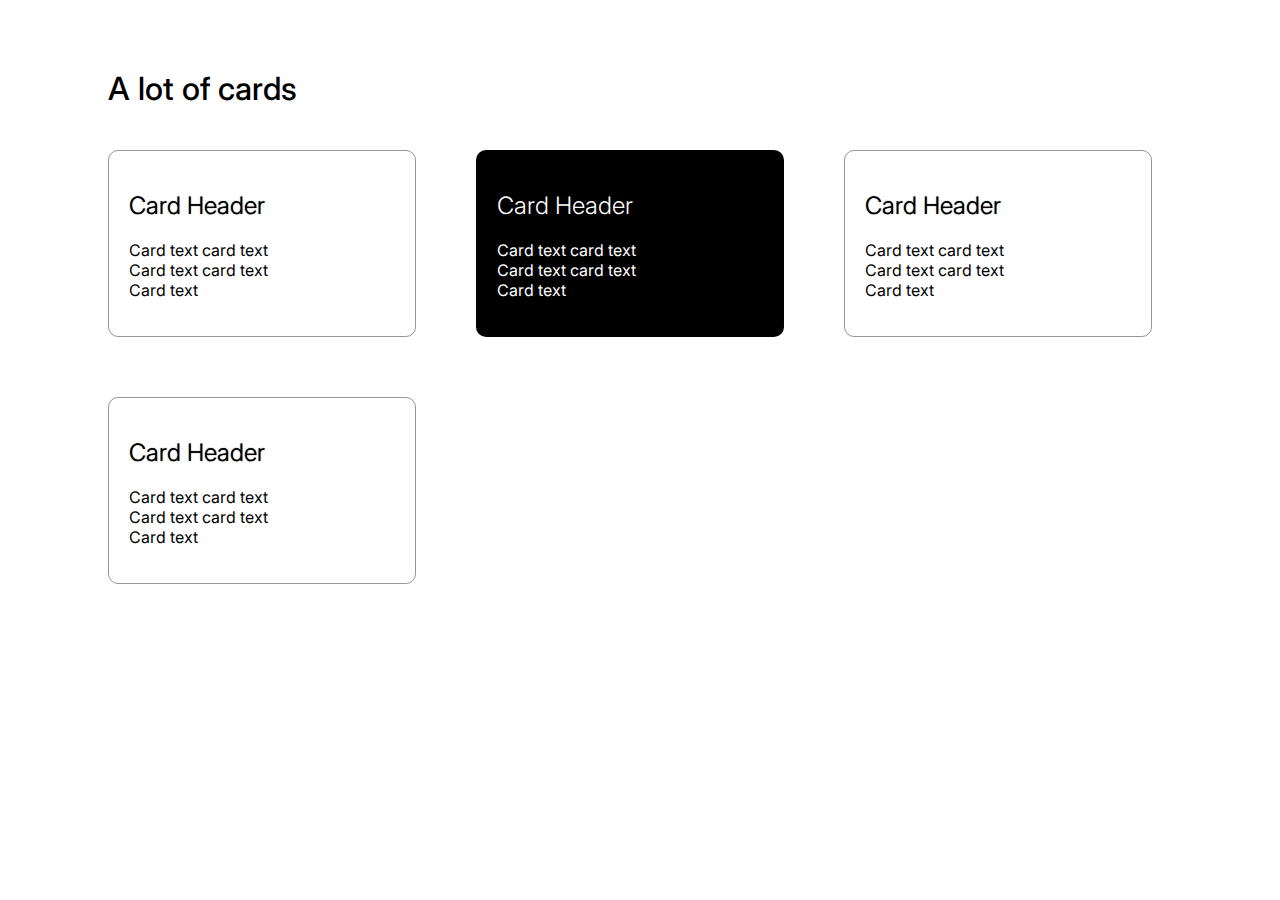
<file: css-layout/index.html>
<!DOCTYPE html>
<head>
    <title>css layout</title>
    <link rel="stylesheet" type="text/css" href="./styles.css" media="screen" />
    <link rel="preconnect" href="https://fonts.googleapis.com">
    <link rel="preconnect" href="https://fonts.gstatic.com" crossorigin>
    <link href="https://fonts.googleapis.com/css2?family=Inter:ital,opsz,wght@0,14..32,100..900;1,14..32,100..900&display=swap" rel="stylesheet">  
</head>

<body>
    <h1>A lot of cards</h1>
    <br>
    <div id="cards-container">
        <div class="card">
            <h2>
                Card Header
            </h2>
            <p>
                Card text card text<br/>
                Card text card text<br/>
                Card text<br/>
            </p>
        </div>

        <div class="card" id="card-2">
            <h2>
                Card Header
            </h2>
            <p>
                Card text card text<br/>
                Card text card text<br/>
                Card text<br/>
            </p>
        </div>

        <div class="card">
            <h2>
                Card Header
            </h2>
            <p>
                Card text card text<br/>
                Card text card text<br/>
                Card text<br/>
            </p>
        </div>

        <div class="card">
            <h2>
                Card Header
            </h2>
            <p>
                Card text card text<br/>
                Card text card text<br/>
                Card text<br/>
            </p>
        </div>
    </div>
</body>

<html>
</file>
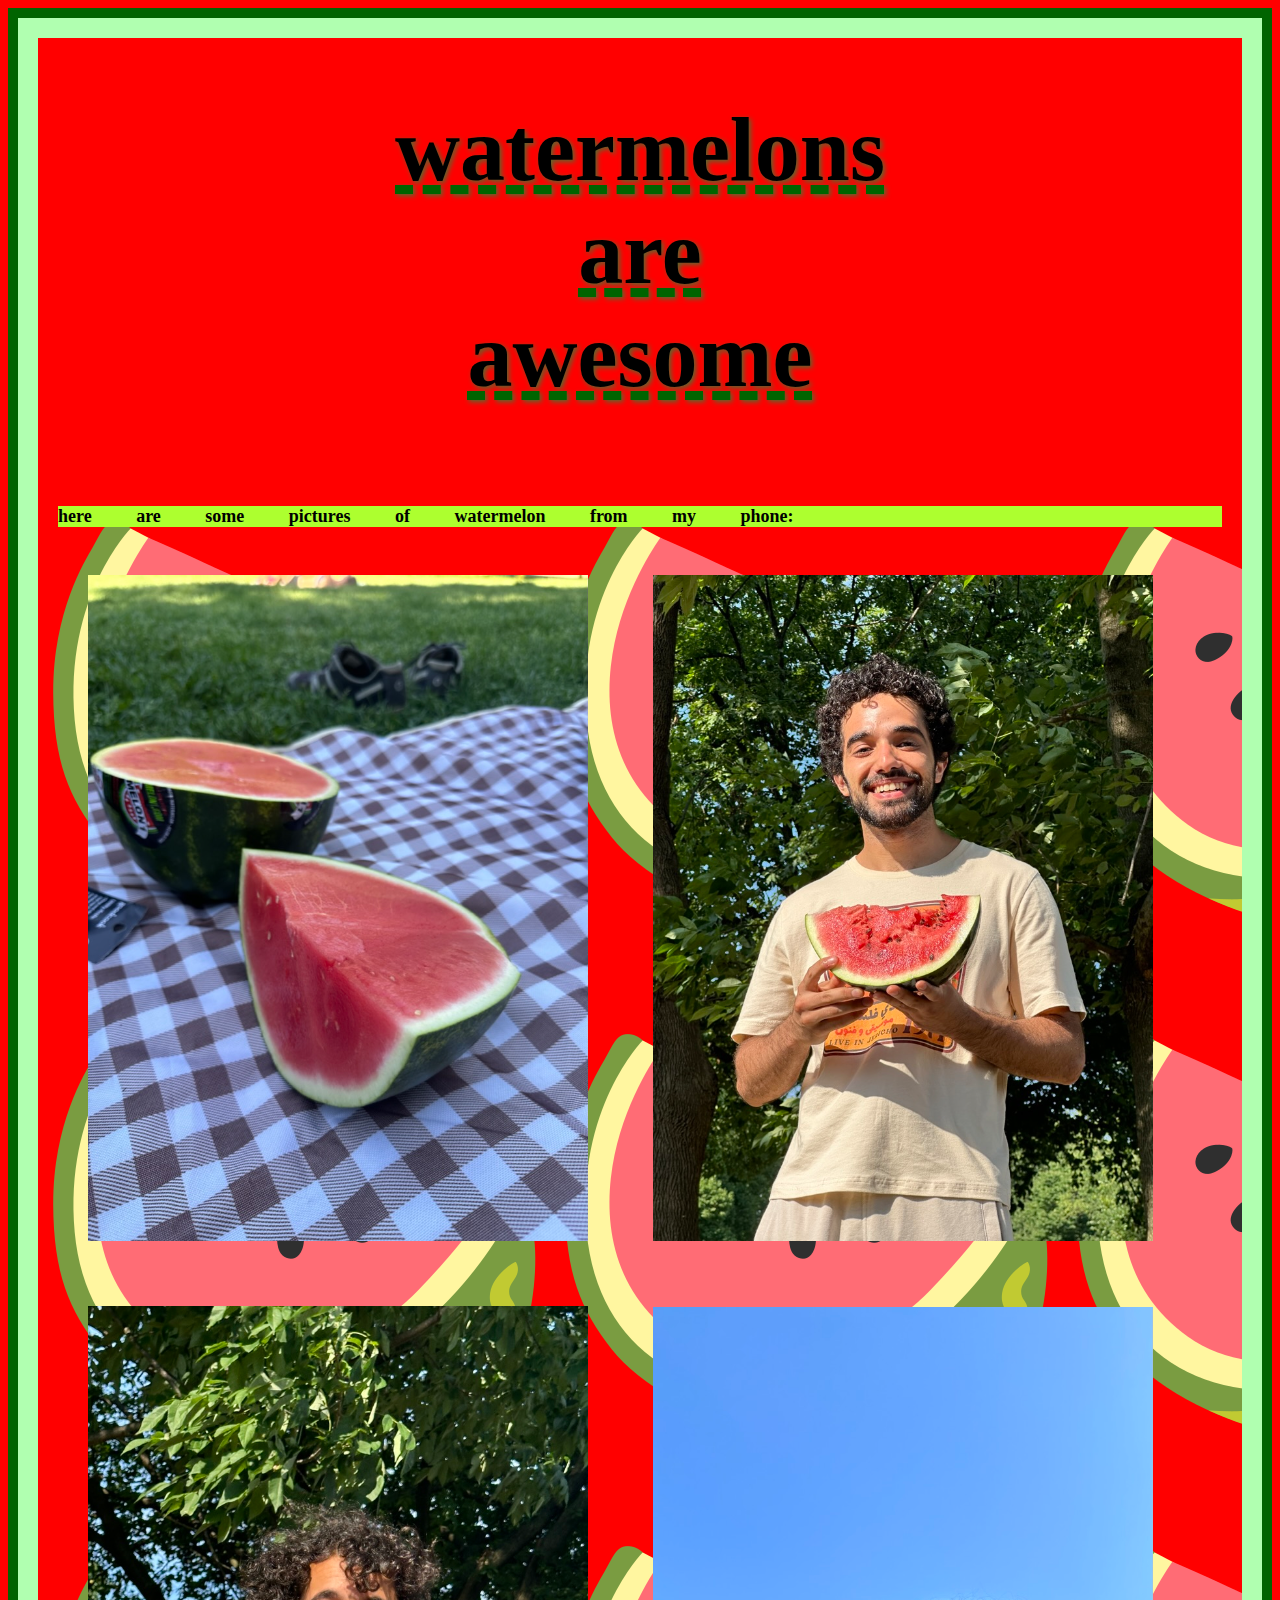
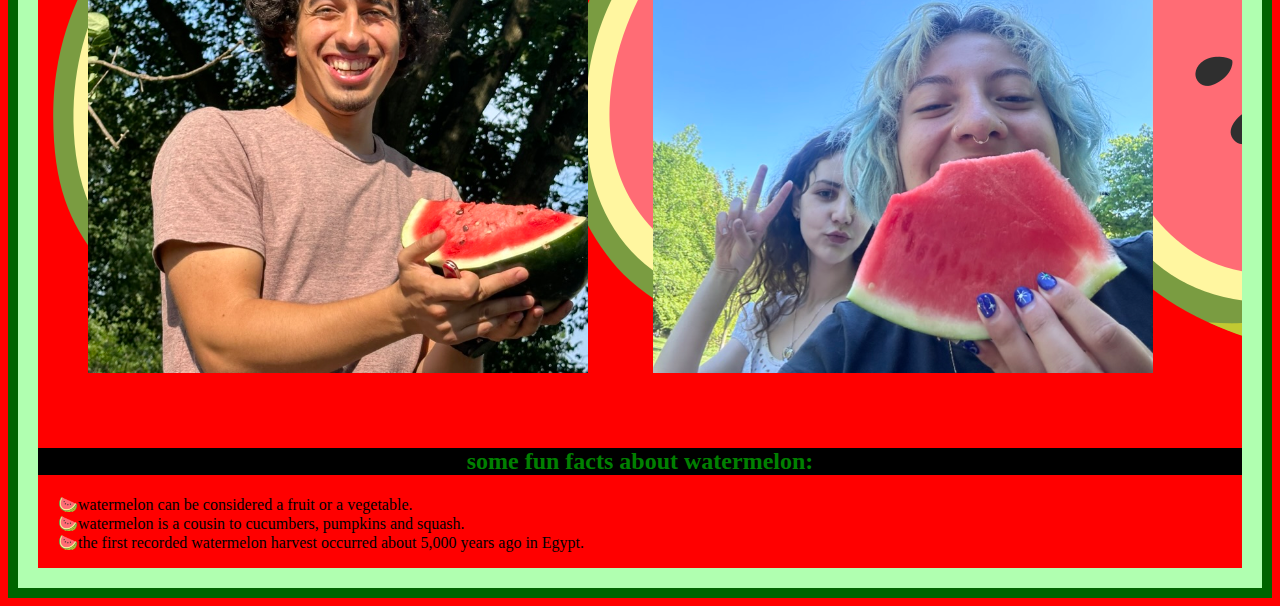
<file: ugly-website/index.html>
<!DOCTYPE html>
<html lang="en">
<head>
    <meta charset="UTF-8">
    <meta name="viewport" content="width=device-width, initial-scale=1.0">
    <title>chaos</title>
    <link rel="stylesheet" href="style.css">
</head>

<body>
    <div id="rind">
        <h1>watermelons
            are
            awesome
        </h1>

        <div id="pics">
            <p>here are some pictures of watermelon from my phone:</p>
            <img src="images/juicy.jpeg"/>
            <img src="images/mo.jpeg"/>
            <img src="images/hasan.jpeg"/>
            <img src="images/park.jpeg"/>
        </div>

        <div>
            <h2>some fun facts about watermelon:</h2>
                <ul id="fun-facts">
                    <li>watermelon can be considered a fruit or a vegetable.</li>
                    <li>watermelon is a cousin to cucumbers, pumpkins and squash.</li>
                    <li>the first recorded watermelon harvest occurred about 5,000 years ago in Egypt.</li>
                  </ul>
        </div>
    </div>
</body>
</file>
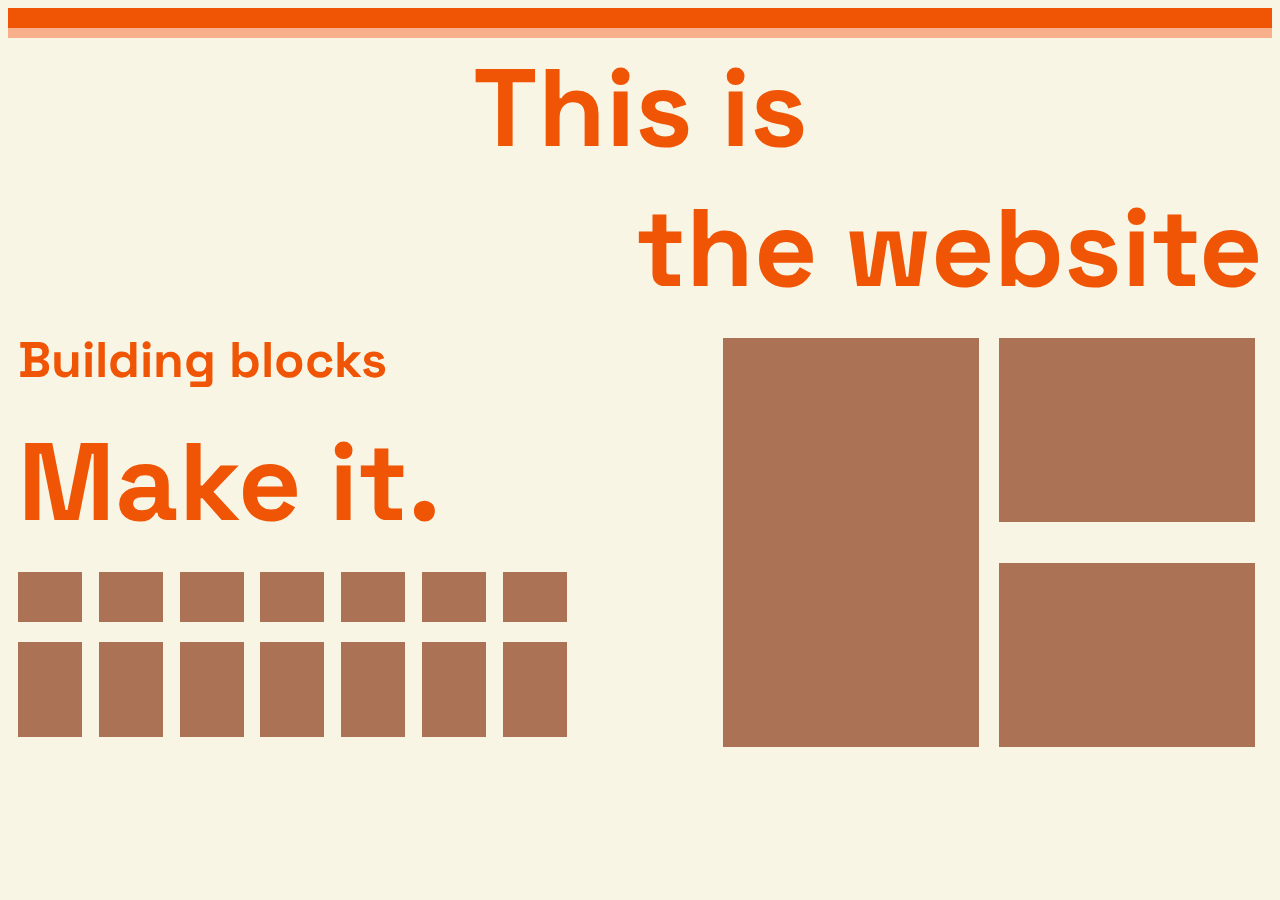
<file: css-layout/week-8/index.html>
<!DOCTYPE html>
<head>
    <title>week 8</title>
    <link rel="stylesheet" type="text/css" href="./style.css" media="screen" />
</head>

<body>
    <hr id="first-line">
    <hr id="second-line">

    <div id="first-title-line">
        <h1>This is   </h1>
    </div>
    <div id="second-title-line">
        <h1>the website</h1>
    </div>

    <div id="all-blocks-container">
        <div class="half">
            <div>
                <h2>Building blocks</h2>
            </div>
            <div>
                <h1>Make it.</h1>
            </div>
            <div class="rects">
                <div class="short-rect">
                </div>
                <div class="short-rect">
                </div>
                <div class="short-rect">
                </div>
                <div class="short-rect">
                </div>
                <div class="short-rect">
                </div>
                <div class="short-rect">
                </div>
                <div class="short-rect">
                </div>
            </div>
            <div class="rects">
                <div class="long-rect">
                </div>
                <div class="long-rect">
                </div>
                <div class="long-rect">
                </div>
                <div class="long-rect">
                </div>
                <div class="long-rect">
                </div>
                <div class="long-rect">
                </div>
                <div class="long-rect">
                </div>
            </div>
        </div>
        <div class="half">
            <div class="two-columns-container">
                <div class="column-half">
                    <div id="big-long-rect"></div>
                </div>
                <div class="column-half">
                    <div class="big-wide-rect"></div>
                    <div class="big-wide-rect"></div>
                </div>
            </div>
        </div>
    </div>
</body>
</file>
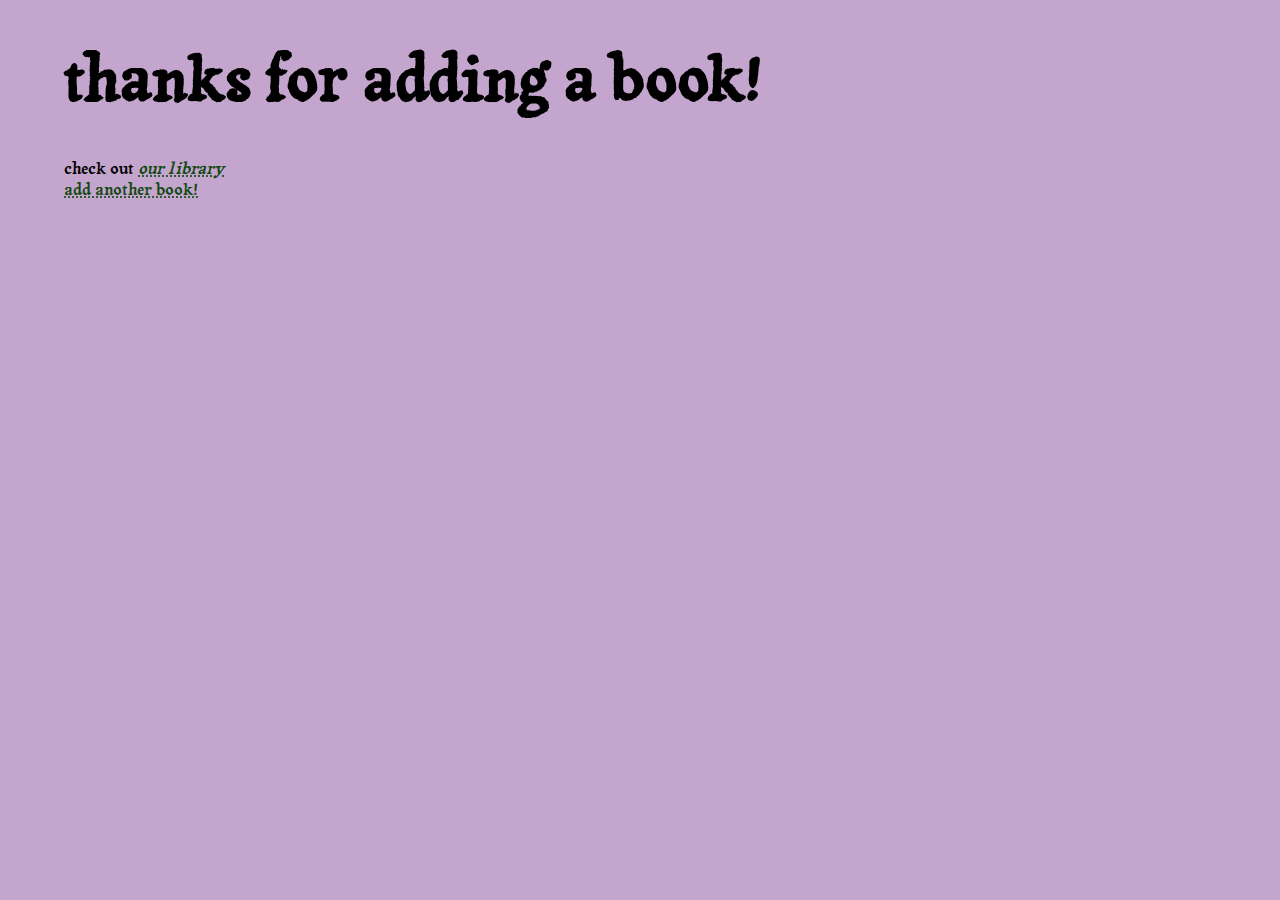
<file: expressive-web/thanks.html>
<!DOCTYPE html>

<head>
    <link rel="stylesheet" type="text/css" href="styles/global.css" media="screen" />
    <link rel="icon" type="image/x-icon" href="assets/images/icon.png">
</head>

<body>
    <div><h1>thanks for adding a book!</i></h1></div>
    <div>check out <a href="library.html"><i>our library</i></a></div>
    <div><a href="add_book.html">add another book!</a></div>
</body>
</file>
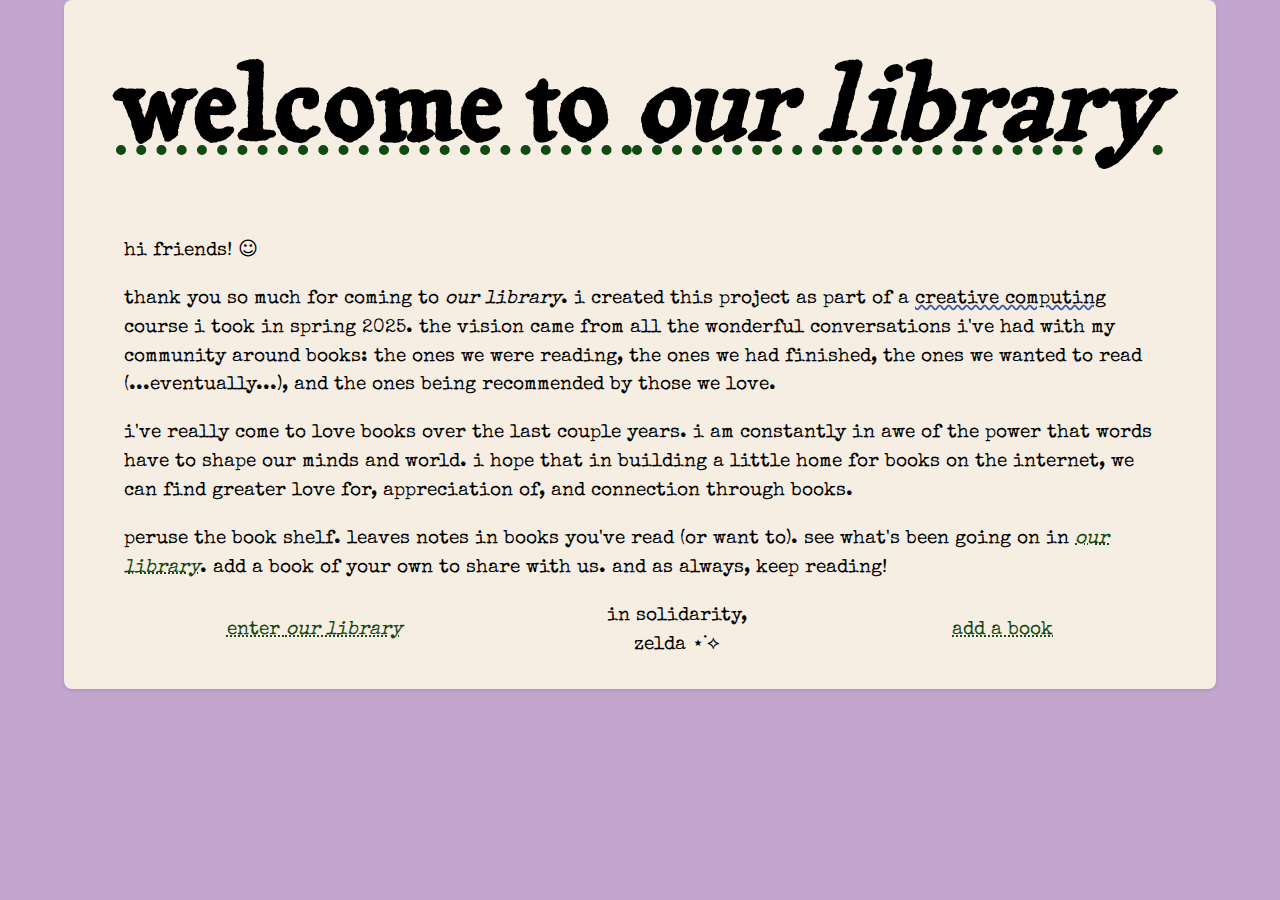
<file: expressive-web/welcome.html>
<!DOCTYPE html>

<head>
    <link rel="stylesheet" type="text/css" href="styles/global.css" media="screen" />
    <link rel="stylesheet" type="text/css" href="styles/welcome.css" media="screen" />
    <link rel="icon" type="image/x-icon" href="assets/images/icon.png">
</head>

<body>
    <div id="overall">
        <h1>welcome to <i>our library</i></h1>
        <div id="content">
            <p> hi friends! ☺
            </p>
            <p>
                thank you so much for coming to <i>our library</i>. i created this project as part of a <u>creative computing</u> course i took in spring 2025. the vision came from all the wonderful conversations i've had with my community around books: the ones we were reading, the ones we had finished, the ones we wanted to read (...eventually...), and the ones being recommended by those we love.
            </p>
            <p>
                i've really come to love books over the last couple years. i am constantly in awe of the power that words have to shape our minds and world. i hope that in building a little home for books on the internet, we can find greater love for, appreciation of, and connection through books.
            </p>
            <p>
                peruse the book shelf. leaves notes in books you've read (or want to). see what's been going on in <a href="library.html"><i>our library</i></a>. add a book of your own to share with us. and as always, keep reading!
            </p>

            <div id="signoff">
                <div><a href="library.html">enter <i>our library</i></a></div>
                <div>
                    in solidarity,
                    <br>
                    zelda ⋆˙⟡
                </div>
                <div><a href="add_book.html">add a book</a></div>
        </div>
    </div>
</body>
</file>
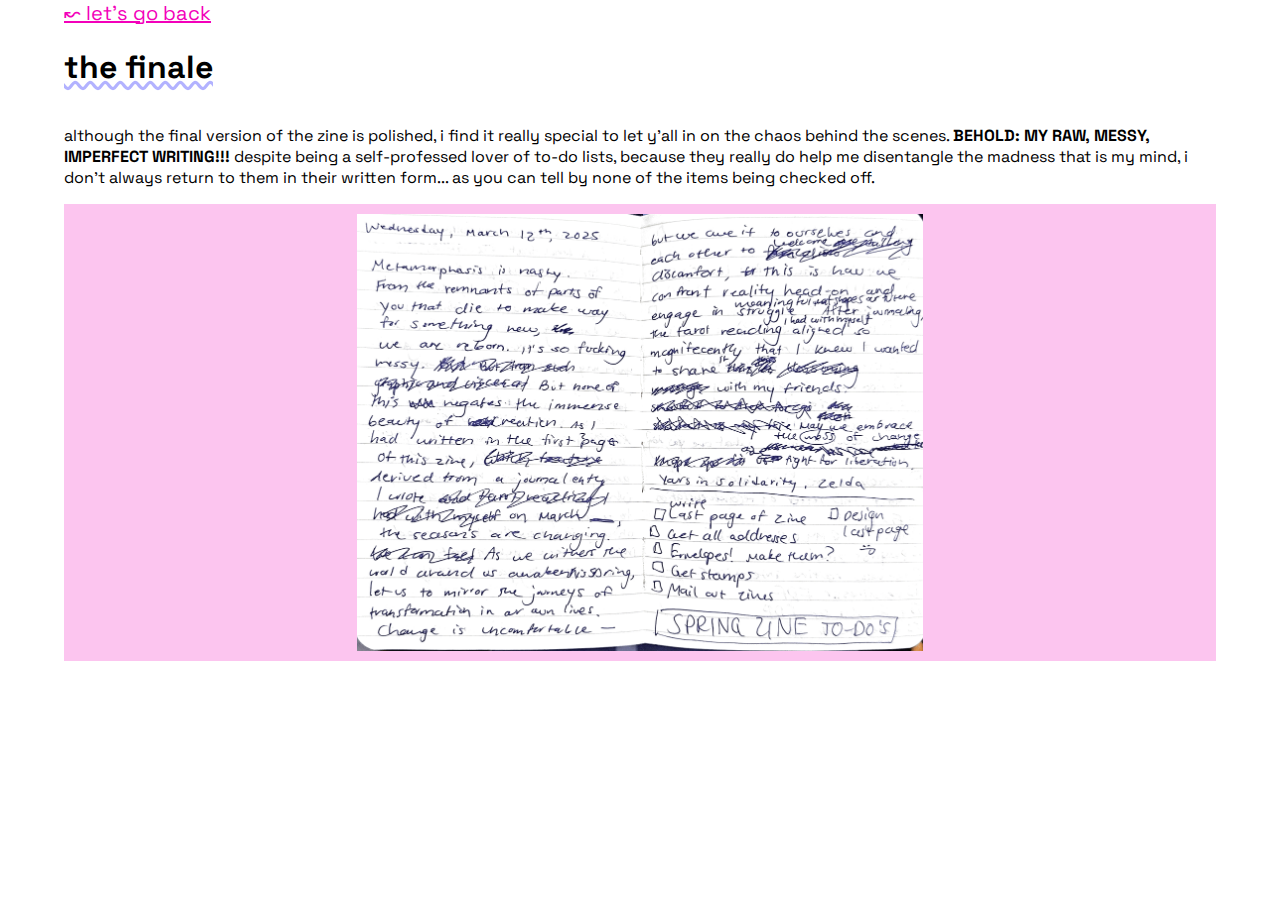
<file: hypertext/finale.html>
<!DOCTYPE html>
<head>
    <title>finish line</title>
    <link rel="icon" type="image/x-icon" href="assets/images/zine/icon.png">
    <link rel="stylesheet" type="text/css" href="styles/finale.css" media="screen" />
    <link rel="preconnect" href="https://fonts.googleapis.com">
    <link rel="preconnect" href="https://fonts.gstatic.com" crossorigin>
    <link href="https://fonts.googleapis.com/css2?family=Space+Grotesk:wght@300..700&display=swap" rel="stylesheet">
</head>

<body>
    <div id="return"><a href="javascript:history.back()">↜ let's go back</a></div>
    <h1 id="finale">the finale</h1>
    <p>
        although the final version of the zine is polished, i find it really special to let y'all in on the chaos behind the scenes. <b>BEHOLD: MY RAW, MESSY, IMPERFECT WRITING!!!</b> despite being a self-professed lover of to-do lists, because they really do help me disentangle the madness that is my mind, i don't always return to them in their written form... as you can tell by none of the items being checked off.
    </p>
    <div id="img-container">
        <img src="assets/images/scans/zine end.png" />
    </div>
</body>
</file>
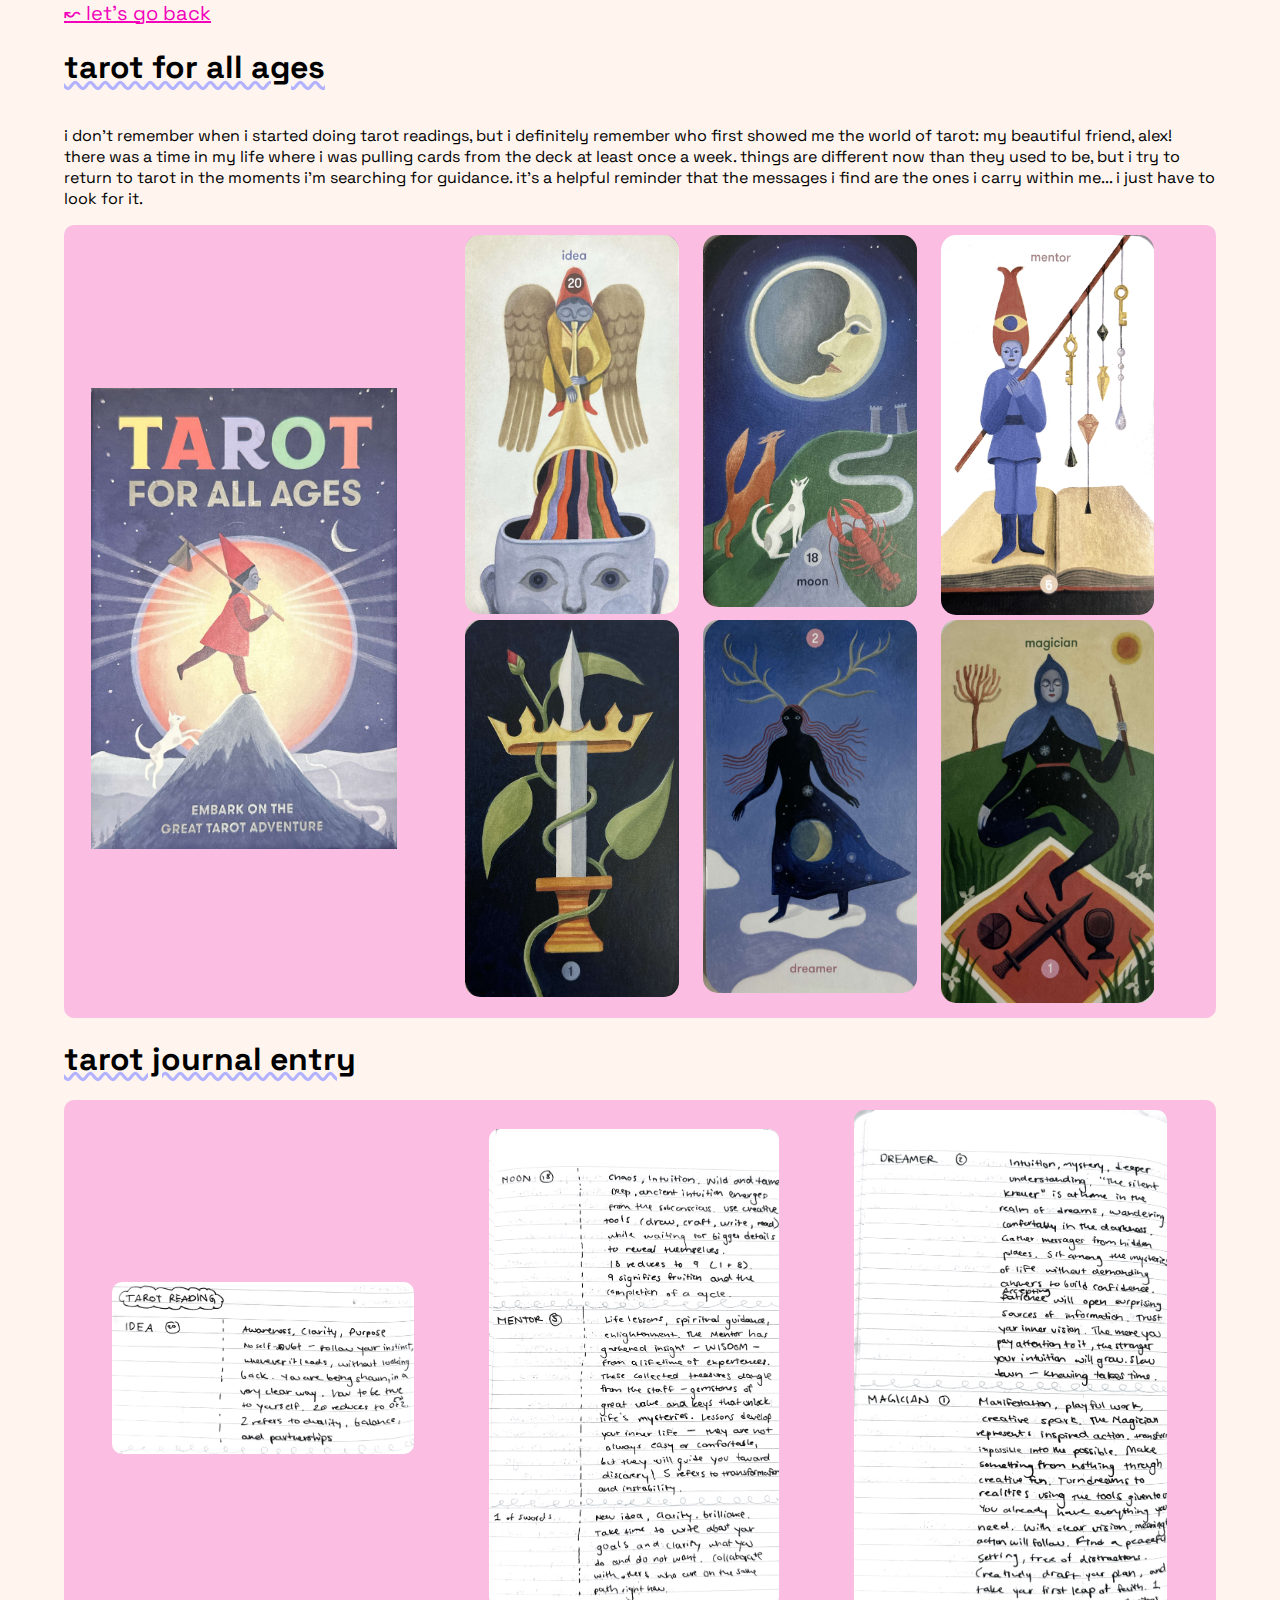
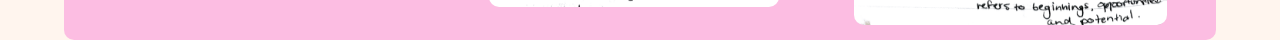
<file: hypertext/tarot.html>
<!DOCTYPE html>
<head>
    <title>tarot</title>
    <link rel="stylesheet" type="text/css" href="styles/tarot.css" media="screen" />
    <link rel="preconnect" href="https://fonts.googleapis.com">
    <link rel="preconnect" href="https://fonts.gstatic.com" crossorigin>
    <link href="https://fonts.googleapis.com/css2?family=Space+Grotesk:wght@300..700&display=swap" rel="stylesheet">
</head>

<body>
    <div id="return"><a href="javascript:history.back()">↜ let's go back</a></div>
    <h1 id="tarot-scans">tarot for all ages</h1>
    <p>
        i don't remember when i started doing tarot readings, but i definitely remember who first showed me the world of tarot: my beautiful friend, alex! there was a time in my life where i was pulling cards from the deck at least once a week. things are different now than they used to be, but i try to return to tarot in the moments i'm searching for guidance. it's a helpful reminder that the messages i find are the ones i carry within me... i just have to look for it.
    </p>
    <div id="all-tarot-scans">
        <div id="tarot-deck-left">
            <img src="assets/images/scans/tarot deck.jpg" />
        </div>
        <div id="tarot-reading-right">
            <div>
                <img src="assets/images/scans/tarot - idea.jpg" />
            </div>
            <div>
                <img src="assets/images/scans/tarot - moon.jpg" />
            </div>
            <div>
                <img src="assets/images/scans/tarot - mentor.png" />
            </div>
            <div>
                <img src="assets/images/scans/tarot - 1 of swords.jpg" />
            </div>
            <div>
                <img src="assets/images/scans/tarot - dreamer.jpg" />
            </div>
            <div>
                <img src="assets/images/scans/tarot - magician.jpg" />
            </div>
        </div>
    </div>
    
    <h1 id="tarot-journal">tarot journal entry</h1>
    <div id="journal-container">
        <div>
            <img src="assets/images/scans/zine - tarot 1.png" />
        </div>
        <div>
            <img src="assets/images/scans/zine - tarot 2.png" />
        </div>
        <div>
            <img src="assets/images/scans/zine tarot - 3.png" />
        </div>
    </div>
</body>
</file>
<file: css-layout/styles.css>
body {
    font-family: "Inter", sans-serif;
    padding: 40px;
    padding-left: 100px;
    padding-right: 100px;
}

h1 {
    font-weight: 500;
}

h2 {
    font-weight: 300;
    text-shadow: 0px 0px 1px black;
}

#cards-container {
    display: flex;
    flex-wrap: wrap;
    justify-content: flex-start;
    gap: 60px;
}

.card {
    border: 1px solid rgba(0, 0, 0, 0.413);
    border-radius: 10px;
    width: 25%;
    padding: 20px;
}

#card-2 {
    background-color: black;
    color: white;
}
</file>
<file: ugly-website/style.css>
body {
    font-family: 'Comic Sans MS', cursive;
    cursor: grabbing;
    border: 10px solid darkgreen;
    background-color: red;
}

#rind {
    border: 20px solid rgb(176, 255, 176);
}

h1 {
    font-size: 90px;
    text-decoration: underline;
    text-decoration-style: dashed;
    text-decoration-color: darkgreen;
    white-space: pre-line;
    text-align: center;
    text-shadow: 2px 2px 5px darkolivegreen;
}

h1:hover {
    text-transform: uppercase;
    color: darkgreen;
    text-shadow: 2px 2px 5px black;
    text-decoration-color: black;
    letter-spacing: 15px;
}

p {
    background-color: greenyellow;
    word-spacing: 40px;
}

p:hover {
    background-color: darkgreen;
    color: greenyellow;
}

#pics {
    background-image: url(images/emoji.png);
    padding: 20px;
    font-size: large;
    font-weight: bold;
}

img {
    width: 500px;
    padding: 30px;
    transition-duration: 2s;
}

img:hover {
    transform: rotate(1turn);
}

#fun-facts {
    list-style-type: "\1F349";
}

h2 {
    color: green;
    background-color: black;
    text-align: center;
}
</file>
<file: css-layout/week-8/style.css>
@import url('https://fonts.googleapis.com/css2?family=Figtree:ital,wght@0,300..900;1,300..900&family=Space+Grotesk:wght@300..700&display=swap');

body{
    font-family: "Space Grotesk", sans-serif;
    color: #EF5504;
    background-color: #F9F5E4;
}

#first-line {
    border: 10px solid #EF5504;
    margin: 0;
}

#second-line {
    border: 5px solid #F8B08C;
    margin: 0;
}

h1 {
    font-size: 110px;
    margin: 0;
}

h2 {
    font-size: 50px;
    margin: 0;
}

#first-title-line {
    display: flex;
    justify-content: center;
}

#second-title-line {
    display: flex;
    justify-content: flex-end;
}

#second-title-line {
    padding-right: 10px;
}

#all-blocks-container {
    display: flex;
    width: 100%;
    justify-content: space-between;
}

.short-rect {
    background-color: #AB7255;
    width: 8%;
    height: 30px;
}

.long-rect {
    background-color: #AB7255;
    width: 8%;
    height: 75px;
}

.rects {
    display: flex;
    justify-content: space-between;
}

.half {
    width: 45%;
}

.two-columns-container {
    display: flex;
    width: 100%;
    height: 100%;
}

#all-blocks-container .half div {
    padding: 10px;
}

.column-half {
    display: flex;
    flex-direction: column;
    justify-content: space-between;
    width: 45%;
    align-items: stretch;
}

#big-long-rect {
    background-color: #AB7255;
    height: 100%;
}

.big-wide-rect {
    background-color: #AB7255;
    height: 40%;
}
</file>
<file: expressive-web/styles/global.css>
@import url('https://fonts.googleapis.com/css2?family=Tagesschrift&display=swap');
@import url('https://fonts.googleapis.com/css2?family=Special+Elite');

body {
    width: 90%;
    margin: 0 auto;
}

u {
    text-decoration: underline wavy var(--sapphire);
}

:root {
    --sapphire: rgb(64, 89, 173);
    --purple: rgb(196,165,206);
    --sage: rgb(144, 180, 148);
    --green: rgb(16, 73, 17);
    --icy: rgb(227, 233, 255);
    --water: rgb(172, 188, 245);
    --paper: rgb(246,238,227);
    --red: rgb(202, 60, 37);
    --dark: rgb(48, 25, 52);
    --white: rgb(249, 246, 238);
}

#signoff {
    display: flex;
    text-align: center;
    justify-content: space-around;
    align-items: center;
}

body {
    font-family: "Tagesschrift", system-ui;
    background-color: var(--purple);
}

h1 {
    font-size: 60px;
}

a {
    color: var(--green);
    text-decoration: var(--green) dotted underline;
}

a:hover {
    background-color: var(--sage);
    text-decoration: var(--green) dotted underline;
}
</file>
<file: expressive-web/styles/welcome.css>
#overall {
    text-align: center;
    background-color: var(--paper);
    padding: 30px;
    border-radius: 8px;
    box-shadow: 0 2px 4px rgba(0, 0, 0, 0.1);
}

h1 {
    margin-top: 10px;
    font-size: 100px;
    text-decoration: var(--green) dotted underline;
}

#content {
    padding: 0px 30px;
    font-family: "Special Elite", system-ui;
    line-height: 150%;
    font-size: 1.5vw;
    text-align: left;
}

#signoff {
    display: flex;
    text-align: center;
    justify-content: space-around;
    align-items: center;
}
</file>
<file: hypertext/styles/finale.css>
body {
    font-family: "Space Grotesk", sans-serif;
    display: flex;
    width: 90%;
    flex-direction: column;
    margin: auto;
}

a {
    color: rgb(243, 0, 186);
}

h1 {
    text-decoration-line: underline;
    text-decoration-style: wavy;
    text-decoration-color: rgb(178, 178, 255);
}

#return a {
    color: rgb(243, 0, 186);
    font-size: 20px;
}

#return a:hover {
    background-color: rgb(178, 178, 255);
}

#img-container {
    background-color: rgba(243, 0, 186, 0.228);
    display: flex;
    justify-content: center;
    padding: 10px;
}

img {
    width: 50%;
}
</file>
<file: hypertext/styles/tarot.css>
body {
    font-family: "Space Grotesk", sans-serif;
    display: flex;
    width: 90%;
    flex-direction: column;
    margin: auto;
    background-color:seashell;
}

a {
    color: rgb(243, 0, 186);
}

h1 {
    text-decoration-line: underline;
    text-decoration-style: wavy;
    text-decoration-color: rgb(178, 178, 255);
}

#return a {
    color: rgb(243, 0, 186);
    font-size: 20px;
}

#return a:hover {
    background-color: rgb(178, 178, 255);
}

#all-tarot-scans {
    background-color: rgba(243, 0, 186, 0.228);
    padding: 10px;
    display: flex;
    flex-direction: row;
    flex-wrap: wrap;
    justify-content: space-evenly;
    align-items: center;
    border-radius: 10px;
}

#tarot-deck-left {
    text-align: center;
    width: 30%;
}

#tarot-deck-left img {
    width: 90%;
}

#tarot-reading-right {
    display: flex;
    flex-flow: row wrap;
    justify-content: center;
    width: 70%;
}

#tarot-reading-right div {
    text-align: center;
}

#tarot-reading-right img {
    width: 90%;
    border-radius: 15px;
}

#tarot-reading-right div {
    width: 30%;
}

#journal-container {
    padding: 10px;
    display: flex;
    justify-content: space-between;
    align-items: center;
    background-color: rgba(243, 0, 186, 0.228);
    border-radius: 10px;
}

#journal-container div {
    text-align: center;
    flex-shrink: 1;
}

#journal-container img {
    width: 80%;
    border-radius: 10px;
}
</file>
